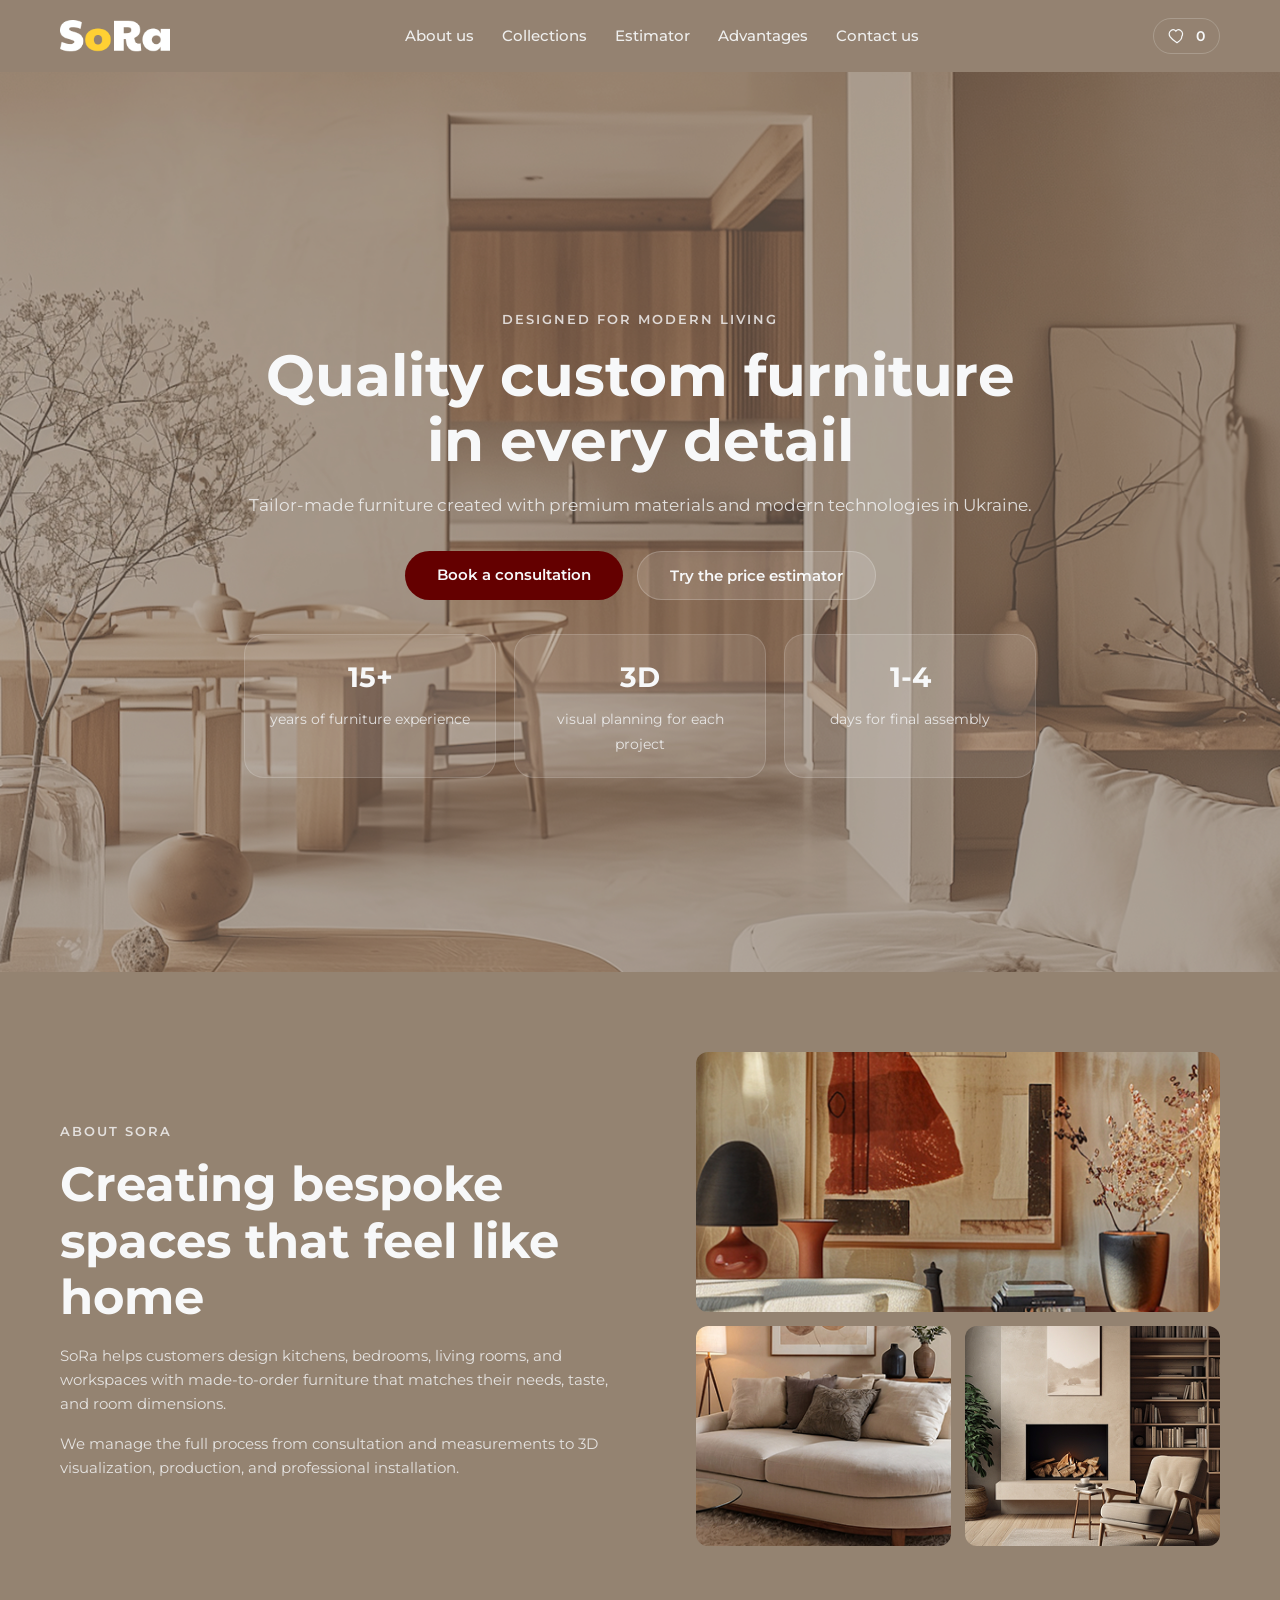
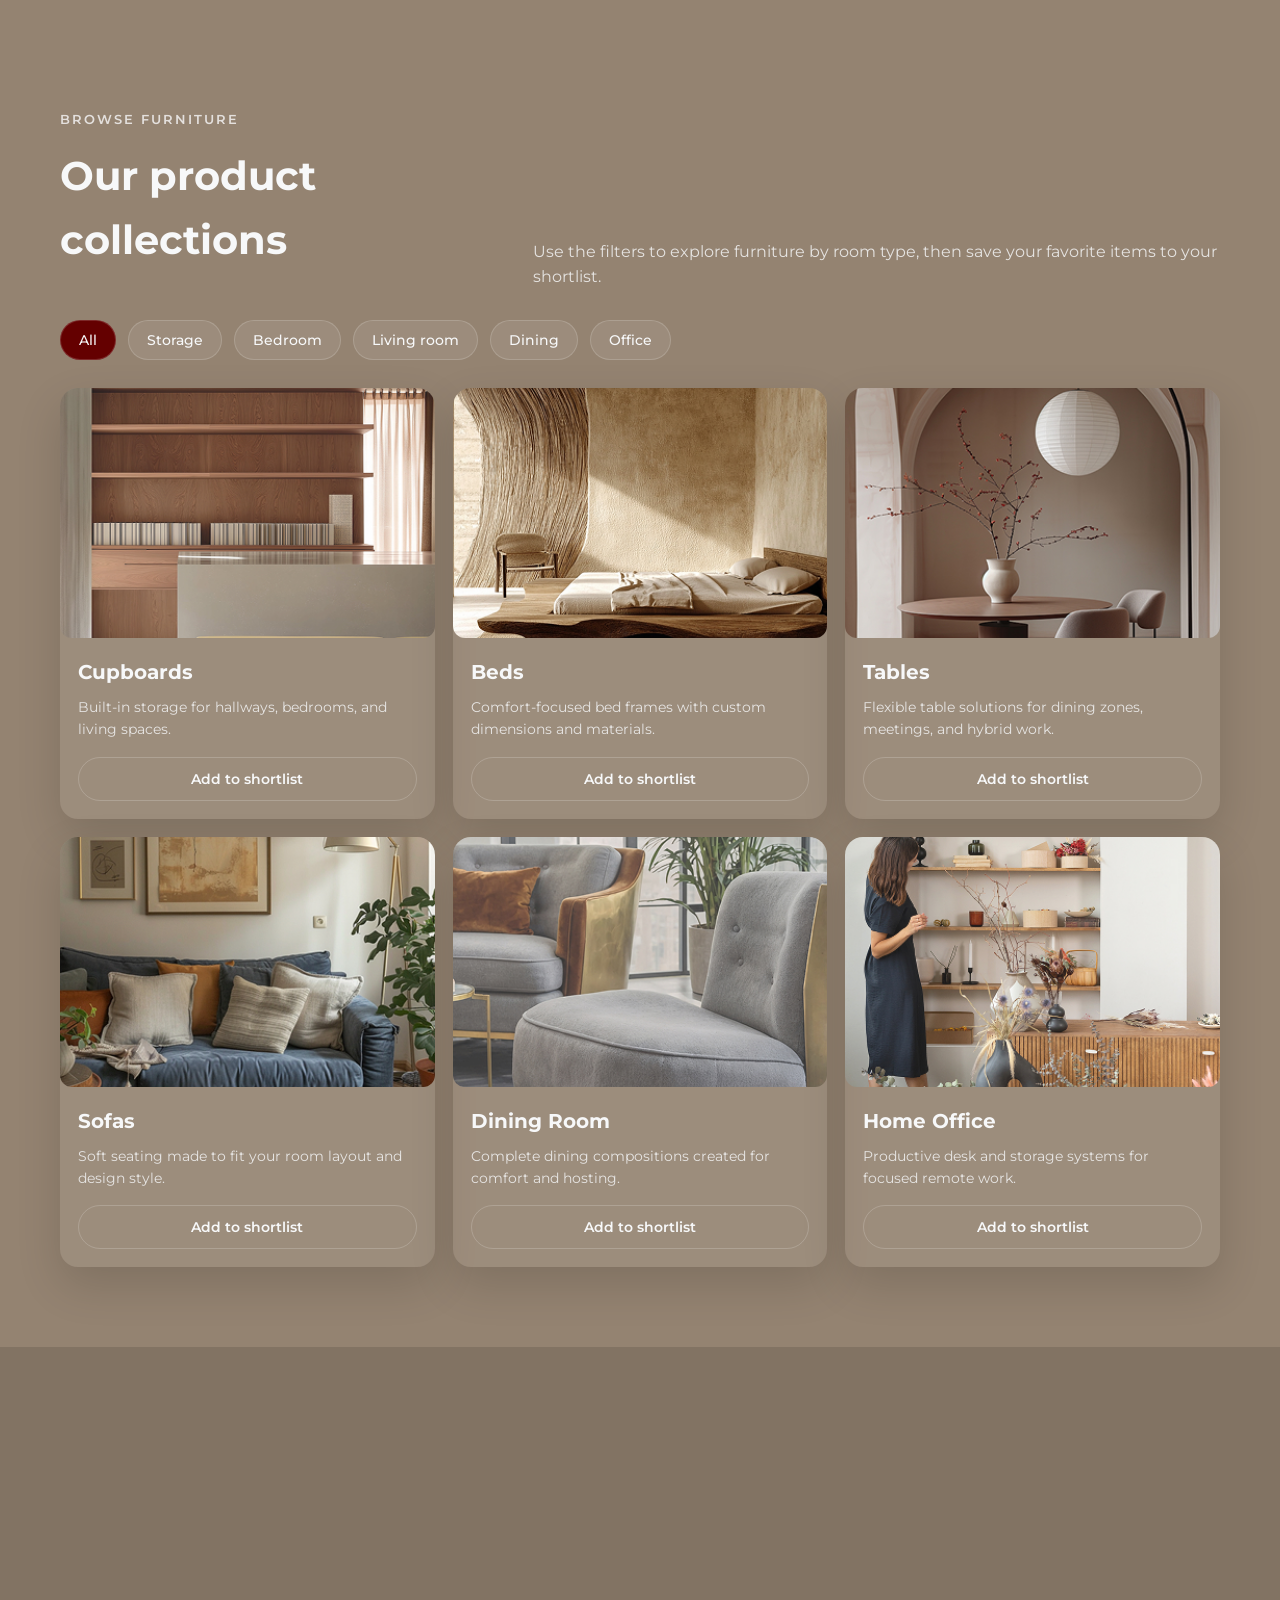
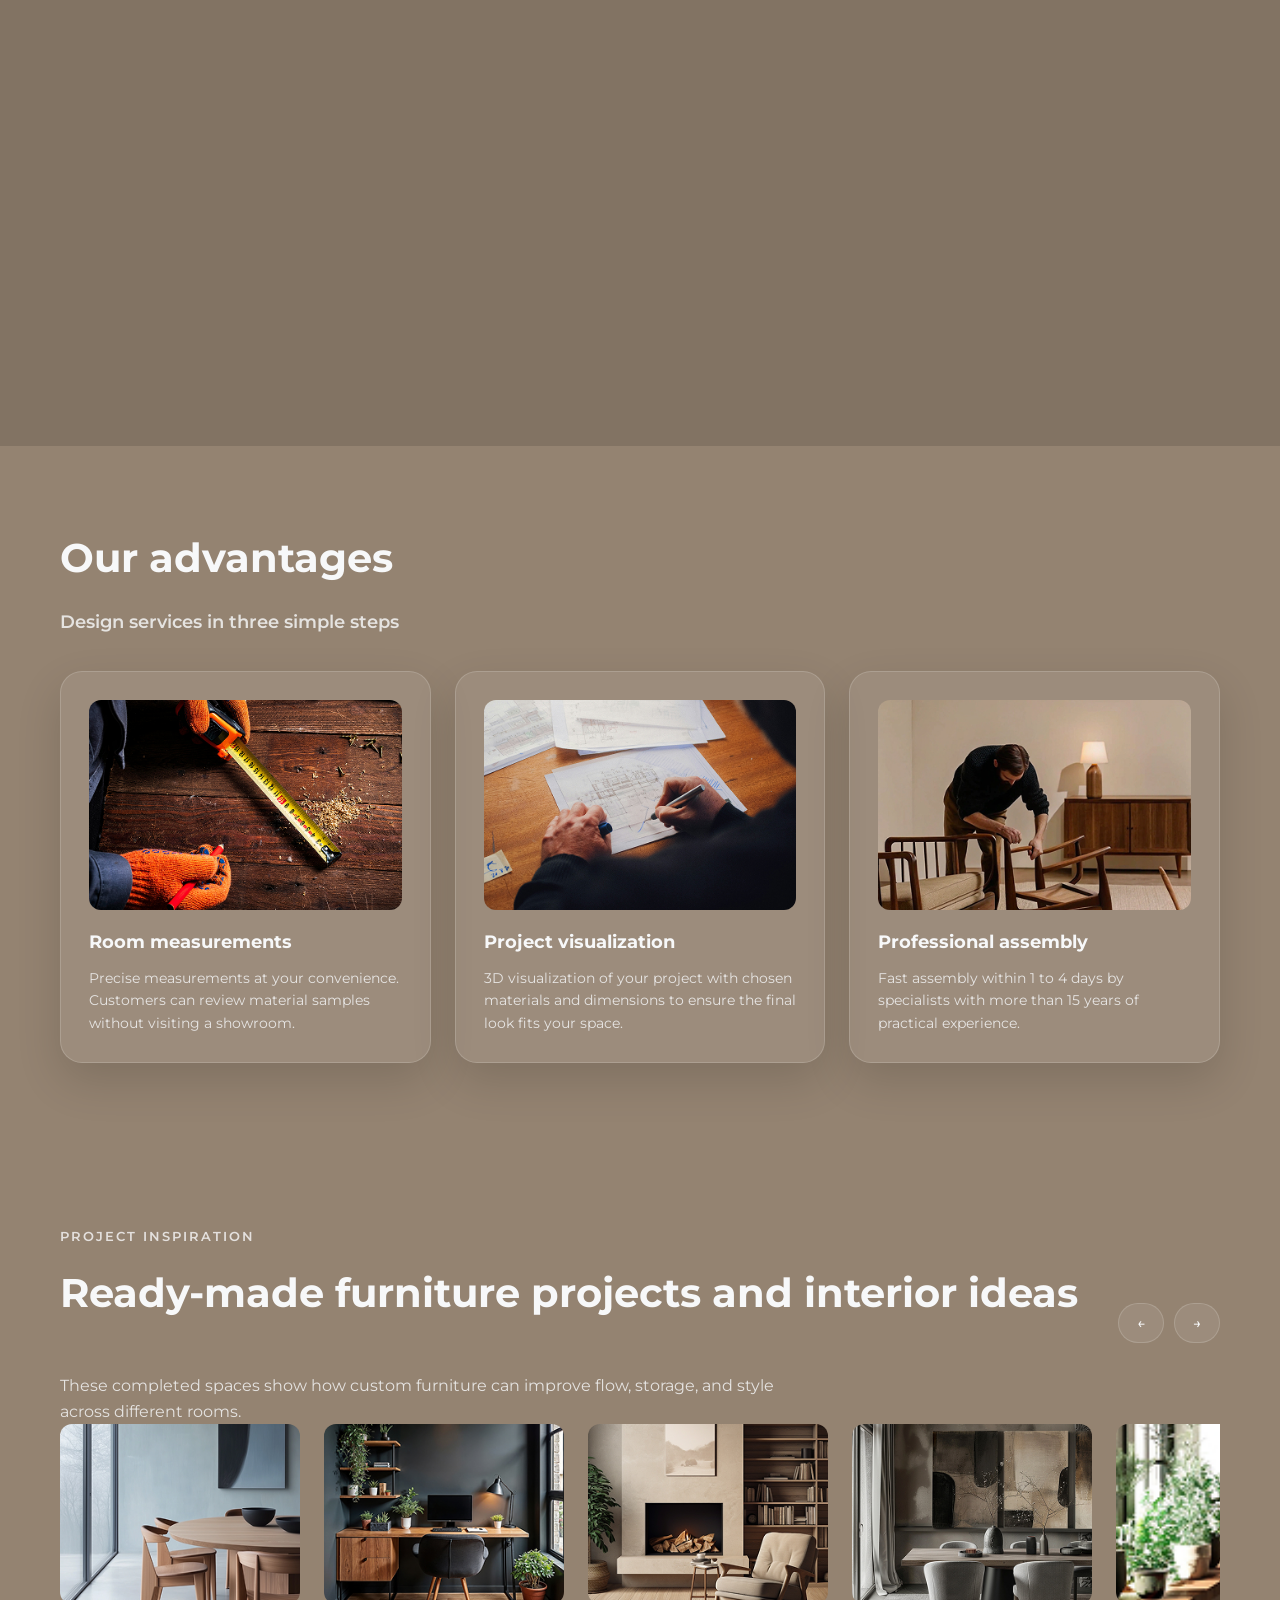
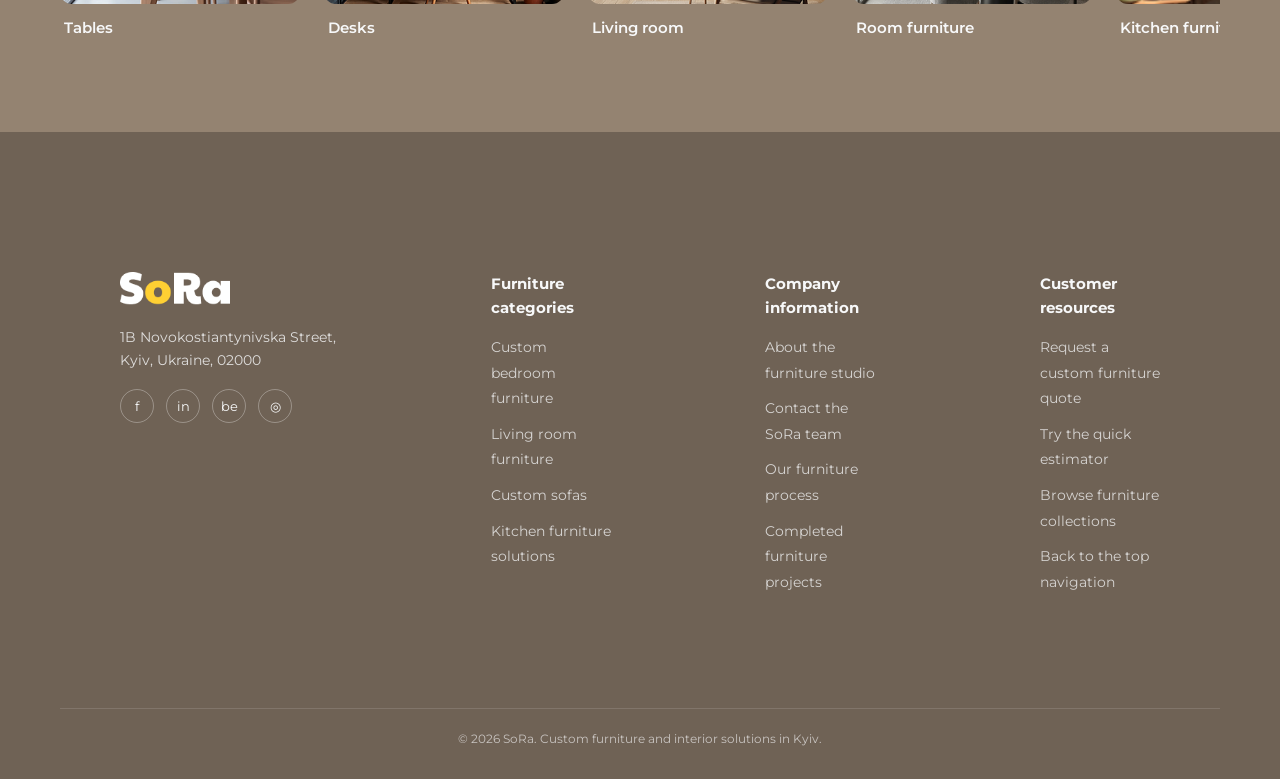
<file: index.html>
<!DOCTYPE html>
<html lang="en">
<head>
  <meta charset="UTF-8">
  <meta name="viewport" content="width=device-width, initial-scale=1.0">
  <meta name="description" content="SoRa creates custom furniture in Kyiv with premium materials, modern craftsmanship, and tailored interior solutions for homes and offices.">
  <meta name="keywords" content="custom furniture Kyiv, bespoke furniture Ukraine, modern furniture design, kitchen furniture, bedroom furniture, living room furniture, furniture consultation">
  <title>SoRa Custom Furniture | Bespoke Interior Solutions in Kyiv</title>
  <link rel="preconnect" href="https://fonts.googleapis.com">
  <link rel="preconnect" href="https://fonts.gstatic.com" crossorigin>
  <link href="https://fonts.googleapis.com/css2?family=Montserrat:wght@400;500;600;700&display=swap" rel="stylesheet">
  <link rel="stylesheet" href="styles/styles.css">
</head>
<body>
  <header class="site-header">
    <nav id="mainNav" aria-label="Primary navigation">
      <a class="logo" href="index.html" aria-label="SoRa home page">
        <img src="images/SoRa.png" alt="SoRa custom furniture logo">
      </a>

      <ul id="navMenu">
        <li><a href="#about">About us</a></li>
        <li><a href="#collections">Collections</a></li>
        <li><a href="#estimator">Estimator</a></li>
        <li><a href="#advantages">Advantages</a></li>
        <li><a href="contact.html">Contact us</a></li>
      </ul>

      <div class="nav-icons">
        <button class="icon-button shortlist-button" id="shortlistButton" type="button" aria-label="Furniture shortlist">
          <svg viewBox="0 0 24 24" aria-hidden="true"><path d="M12 21s-6.7-4.35-9.33-8.22C.85 10.12 1.24 6.4 4.1 4.53c2.13-1.39 4.84-.95 6.4 1.03 1.56-1.98 4.27-2.42 6.4-1.03 2.86 1.87 3.25 5.59 1.43 8.25C18.7 16.65 12 21 12 21z"/></svg>
          <span id="shortlistCount">0</span>
        </button>
        <button class="hamburger" id="hamburger" type="button" aria-expanded="false" aria-controls="navMenu" aria-label="Open navigation menu">
          <span></span><span></span><span></span>
        </button>
      </div>
    </nav>
  </header>

  <main>
    <section class="hero" aria-labelledby="hero-title">
      <div class="hero-content">
        <p class="section-kicker fade-in">Designed for modern living</p>
        <h1 id="hero-title" class="fade-in">Quality custom furniture in every detail</h1>
        <p class="fade-in">
          Tailor-made furniture created with premium materials and modern technologies in Ukraine.
        </p>
        <div class="hero-actions fade-in">
          <a href="contact.html" class="btn">Book a consultation</a>
          <a href="#estimator" class="btn btn-secondary">Try the price estimator</a>
        </div>
        <div class="hero-stats fade-in" aria-label="SoRa company highlights">
          <article>
            <strong>15+</strong>
            <span>years of furniture experience</span>
          </article>
          <article>
            <strong>3D</strong>
            <span>visual planning for each project</span>
          </article>
          <article>
            <strong>1-4</strong>
            <span>days for final assembly</span>
          </article>
        </div>
      </div>
    </section>

    <section id="about">
      <article class="about fade-in">
        <div class="about-left">
          <p class="section-kicker">About SoRa</p>
          <h2>Creating bespoke spaces that feel like home</h2>
          <p class="about-text">
            SoRa helps customers design kitchens, bedrooms, living rooms, and workspaces with made-to-order furniture that matches their needs, taste, and room dimensions.
          </p>
          <p class="about-text">
            We manage the full process from consultation and measurements to 3D visualization, production, and professional installation.
          </p>
        </div>

        <div class="about-right">
          <img src="images/about1.jpg" alt="Elegant custom furniture layout in a bright modern interior">
          <img src="images/about2.jpg" alt="Comfortable custom sofa designed for a cozy living space">
          <img src="images/projects3.jpg" alt="Minimalist accent chair from a bespoke furniture project">
        </div>
      </article>
    </section>

    <section id="collections" aria-labelledby="collections-title">
      <div class="section-head">
        <div>
          <p class="section-kicker fade-in">Browse furniture</p>
          <h2 id="collections-title" class="section-title fade-in">Our product collections</h2>
        </div>
        <p class="section-intro fade-in">
          Use the filters to explore furniture by room type, then save your favorite items to your shortlist.
        </p>
      </div>

      <div class="filter-bar fade-in" role="group" aria-label="Collection filters">
        <button class="filter-btn active" type="button" data-filter="all">All</button>
        <button class="filter-btn" type="button" data-filter="storage">Storage</button>
        <button class="filter-btn" type="button" data-filter="bedroom">Bedroom</button>
        <button class="filter-btn" type="button" data-filter="living">Living room</button>
        <button class="filter-btn" type="button" data-filter="dining">Dining</button>
        <button class="filter-btn" type="button" data-filter="office">Office</button>
      </div>

      <div class="collections-grid fade-in" id="collectionsGrid">
        <article class="collection-card" data-category="storage">
          <img src="images/products1.jpg" alt="Custom cupboard storage furniture with modern finishes">
          <div class="card-copy">
            <h3 class="label">Cupboards</h3>
            <p>Built-in storage for hallways, bedrooms, and living spaces.</p>
            <button class="card-action" type="button" data-shortlist="Cupboards">Add to shortlist</button>
          </div>
        </article>

        <article class="collection-card" data-category="bedroom">
          <img src="images/products2.jpg" alt="Bespoke bed design for a calm contemporary bedroom">
          <div class="card-copy">
            <h3 class="label">Beds</h3>
            <p>Comfort-focused bed frames with custom dimensions and materials.</p>
            <button class="card-action" type="button" data-shortlist="Beds">Add to shortlist</button>
          </div>
        </article>

        <article class="collection-card" data-category="dining">
          <img src="images/products3.jpg" alt="Modern custom table for dining or workspace use">
          <div class="card-copy">
            <h3 class="label">Tables</h3>
            <p>Flexible table solutions for dining zones, meetings, and hybrid work.</p>
            <button class="card-action" type="button" data-shortlist="Tables">Add to shortlist</button>
          </div>
        </article>

        <article class="collection-card" data-category="living">
          <img src="images/products4.jpg" alt="Soft custom sofa built for a stylish living room">
          <div class="card-copy">
            <h3 class="label">Sofas</h3>
            <p>Soft seating made to fit your room layout and design style.</p>
            <button class="card-action" type="button" data-shortlist="Sofas">Add to shortlist</button>
          </div>
        </article>

        <article class="collection-card" data-category="dining">
          <img src="images/products5.jpg" alt="Dining room furniture arranged for family meals and hosting">
          <div class="card-copy">
            <h3 class="label">Dining Room</h3>
            <p>Complete dining compositions created for comfort and hosting.</p>
            <button class="card-action" type="button" data-shortlist="Dining Room">Add to shortlist</button>
          </div>
        </article>

        <article class="collection-card" data-category="office">
          <img src="images/products6.jpg" alt="Home office furniture designed for focused daily work">
          <div class="card-copy">
            <h3 class="label">Home Office</h3>
            <p>Productive desk and storage systems for focused remote work.</p>
            <button class="card-action" type="button" data-shortlist="Home Office">Add to shortlist</button>
          </div>
        </article>
      </div>
    </section>

    <section id="estimator" class="estimate-section" aria-labelledby="estimate-title">
      <div class="estimate-layout fade-in">
        <div class="estimate-copy">
          <p class="section-kicker">Interactive feature</p>
          <h2 id="estimate-title" class="section-title">Quick furniture project estimator</h2>
          <p class="section-intro">
            This tool gives visitors a rough budget and timeline based on their room type, material choice, and delivery priority.
          </p>
          <ul class="estimate-points">
            <li>Great for demonstrating JavaScript functionality in your final presentation</li>
            <li>Shows clear value for end users who want faster planning</li>
            <li>Supports the contact page by helping visitors prepare project details</li>
          </ul>
        </div>

        <form class="estimate-form" id="estimateForm">
          <div class="form-group">
            <label for="roomType">Room type</label>
            <select id="roomType" name="roomType">
              <option value="900">Bedroom</option>
              <option value="1200">Living room</option>
              <option value="1500">Kitchen</option>
              <option value="1000">Home office</option>
            </select>
          </div>

          <div class="form-group">
            <label for="materialType">Material quality</label>
            <select id="materialType" name="materialType">
              <option value="1">Standard finish</option>
              <option value="1.2">Premium wood veneer</option>
              <option value="1.35">Luxury designer finish</option>
            </select>
          </div>

          <div class="form-group">
            <label for="storageLevel">Storage complexity</label>
            <input id="storageLevel" name="storageLevel" type="range" min="1" max="5" value="3">
            <p class="range-note">Current level: <span id="storageLevelValue">3</span>/5</p>
          </div>

          <div class="form-group">
            <label for="timeline">Delivery priority</label>
            <select id="timeline" name="timeline">
              <option value="1">Standard timeline</option>
              <option value="1.15">Priority production</option>
            </select>
          </div>

          <button class="btn" type="submit">Calculate estimate</button>
        </form>

        <aside class="estimate-result" id="estimateResult" aria-live="polite">
          <p class="result-kicker">Estimated result</p>
          <h3>From €<span id="estimatePrice">1170</span></h3>
          <p id="estimateTimeline">Approximate completion time: 4-6 weeks</p>
          <p id="estimateRecommendation">
            A bedroom project with medium storage is a strong starting option for a balanced budget.
          </p>
        </aside>
      </div>
    </section>

    <section id="advantages" aria-labelledby="advantages-title">
      <h2 id="advantages-title" class="section-title fade-in">Our advantages</h2>
      <p class="advantages-sub fade-in">Design services in three simple steps</p>

      <div class="advantages-grid">
        <article class="adv-card fade-in">
          <img src="images/advantages1.jpg" alt="Furniture specialist taking room measurements for a custom project">
          <h3>Room measurements</h3>
          <p>
            Precise measurements at your convenience. Customers can review material samples without visiting a showroom.
          </p>
        </article>

        <article class="adv-card fade-in">
          <img src="images/advantages2.jpg" alt="Digital furniture visualization showing layout and material choices">
          <h3>Project visualization</h3>
          <p>
            3D visualization of your project with chosen materials and dimensions to ensure the final look fits your space.
          </p>
        </article>

        <article class="adv-card fade-in">
          <img src="images/advantages3.jpg" alt="Professional team assembling custom furniture inside a finished room">
          <h3>Professional assembly</h3>
          <p>
            Fast assembly within 1 to 4 days by specialists with more than 15 years of practical experience.
          </p>
        </article>
      </div>
    </section>

    <section aria-labelledby="projects-title">
      <div class="projects-head fade-in">
        <div>
          <p class="section-kicker">Project inspiration</p>
          <h2 id="projects-title" class="section-title">Ready-made furniture projects and interior ideas</h2>
        </div>
        <div class="slider-controls">
          <button class="slider-btn" id="scrollLeft" type="button" aria-label="Scroll projects left">←</button>
          <button class="slider-btn" id="scrollRight" type="button" aria-label="Scroll projects right">→</button>
        </div>
      </div>
      <p class="section-intro fade-in">
        These completed spaces show how custom furniture can improve flow, storage, and style across different rooms.
      </p>

      <div class="ready-scroll fade-in" id="projectsSlider">
        <article class="ready-item">
          <img src="images/projects1.jpg" alt="Ready-made project featuring custom tables for a functional interior">
          <h3 class="name">Tables</h3>
        </article>
        <article class="ready-item">
          <img src="images/projects2.jpg" alt="Compact computer desk designed for a productive home office">
          <h3 class="name">Desks</h3>
        </article>
        <article class="ready-item">
          <img src="images/projects3.jpg" alt="Living room furniture project with modern storage and seating">
          <h3 class="name">Living room</h3>
        </article>
        <article class="ready-item">
          <img src="images/projects4.jpg" alt="Dining room furniture project created for family gatherings">
          <h3 class="name">Room furniture</h3>
        </article>
        <article class="ready-item">
          <img src="images/projects5.jpg" alt="Custom kitchen furniture with efficient storage planning">
          <h3 class="name">Kitchen furniture</h3>
        </article>
        <article class="ready-item">
          <img src="images/projects6.jpg" alt="Bedroom furniture project with soft textures and calm tones">
          <h3 class="name">Bedroom furniture</h3>
        </article>
        <article class="ready-item">
          <img src="images/products5.jpg" alt="Dining furniture set styled for a welcoming interior concept">
          <h3 class="name">Dining furniture</h3>
        </article>
      </div>
    </section>
  </main>

  <footer>
    <div class="footer-top">
      <section class="footer-logo" aria-label="SoRa studio details">
        <a class="logo" href="index.html" aria-label="Return to SoRa home page">
          <img src="images/SoRa.png" alt="SoRa custom furniture logo">
        </a>
        <p class="footer-addr">1B Novokostiantynivska Street, Kyiv, Ukraine, 02000</p>

        <div class="social-icons">
          <a href="#" aria-label="Visit SoRa on Facebook">f</a>
          <a href="#" aria-label="Visit SoRa on Instagram">in</a>
          <a href="#" aria-label="Visit SoRa on Behance">be</a>
          <a href="#" aria-label="Visit SoRa on Dribbble">◎</a>
        </div>
      </section>

      <section class="footer-col" aria-label="Furniture categories">
        <h4>Furniture categories</h4>
        <ul>
          <li><a href="#collections">Custom bedroom furniture</a></li>
          <li><a href="#collections">Living room furniture</a></li>
          <li><a href="#collections">Custom sofas</a></li>
          <li><a href="#collections">Kitchen furniture solutions</a></li>
        </ul>
      </section>

      <section class="footer-col" aria-label="Company information">
        <h4>Company information</h4>
        <ul>
          <li><a href="#about">About the furniture studio</a></li>
          <li><a href="contact.html">Contact the SoRa team</a></li>
          <li><a href="#advantages">Our furniture process</a></li>
          <li><a href="#projects-title">Completed furniture projects</a></li>
        </ul>
      </section>

      <section class="footer-col" aria-label="Customer resources">
        <h4>Customer resources</h4>
        <ul>
          <li><a href="contact.html">Request a custom furniture quote</a></li>
          <li><a href="#estimator">Try the quick estimator</a></li>
          <li><a href="#collections">Browse furniture collections</a></li>
          <li><a href="#mainNav">Back to the top navigation</a></li>
        </ul>
      </section>
    </div>

    <div class="footer-bottom">© 2026 SoRa. Custom furniture and interior solutions in Kyiv.</div>
  </footer>

  <script src="script.js"></script>
</body>
</html>
</file>
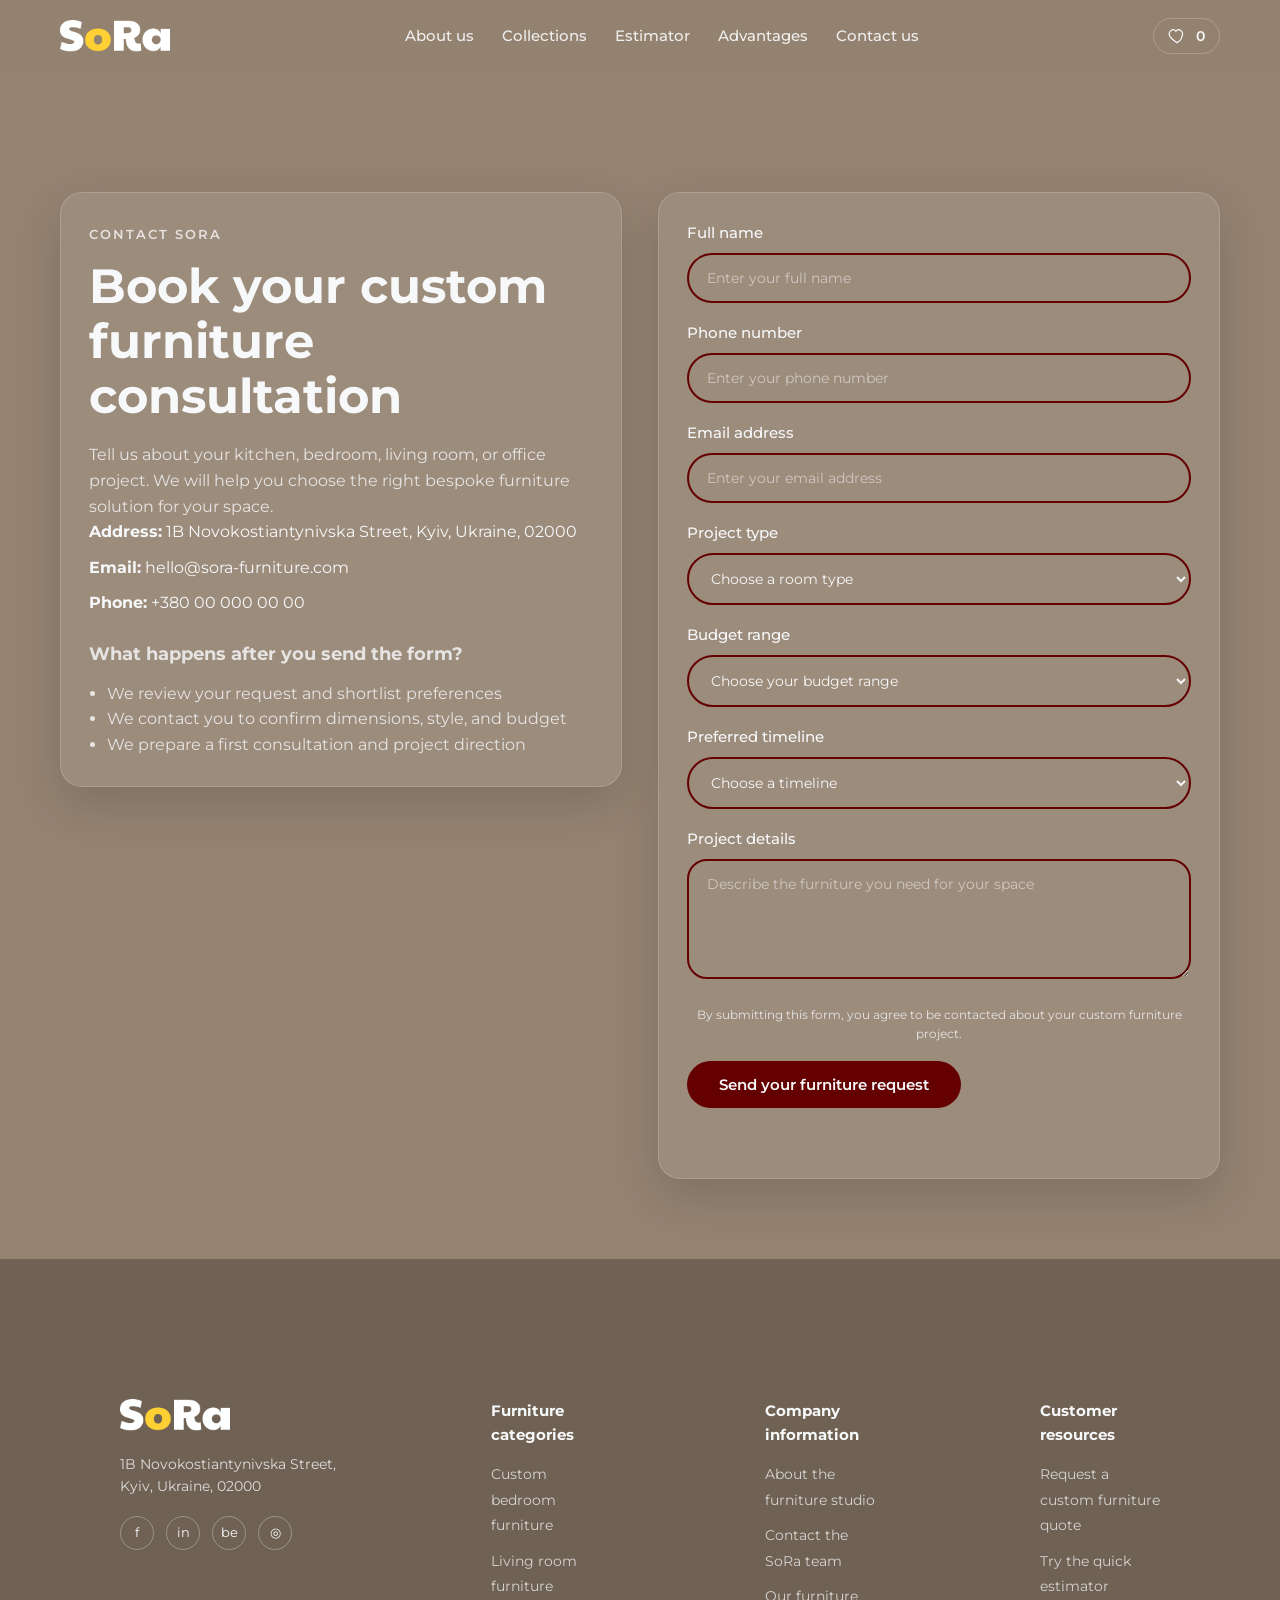
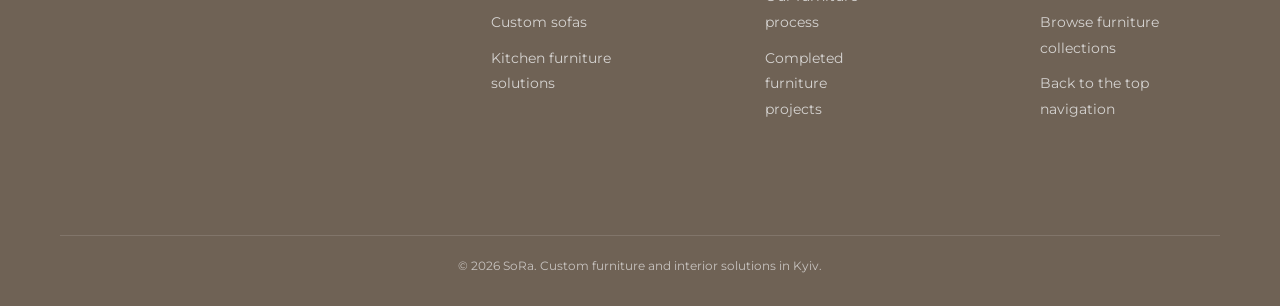
<file: contact.html>
<!DOCTYPE html>
<html lang="en">
<head>
  <meta charset="UTF-8">
  <meta name="viewport" content="width=device-width, initial-scale=1.0">
  <meta name="description" content="Contact SoRa to book a custom furniture consultation in Kyiv for kitchens, bedrooms, living rooms, and office interiors.">
  <meta name="keywords" content="contact custom furniture Kyiv, bespoke furniture consultation, kitchen furniture design, bedroom furniture, living room furniture">
  <title>Contact SoRa | Book a Custom Furniture Consultation</title>
  <link rel="preconnect" href="https://fonts.googleapis.com">
  <link rel="preconnect" href="https://fonts.gstatic.com" crossorigin>
  <link href="https://fonts.googleapis.com/css2?family=Montserrat:wght@400;500;600;700&display=swap" rel="stylesheet">
  <link rel="stylesheet" href="styles/styles.css">
</head>
<body>
  <header class="site-header">
    <nav id="mainNav" aria-label="Primary navigation">
      <a class="logo" href="index.html" aria-label="SoRa home page">
        <img src="images/SoRa.png" alt="SoRa custom furniture logo">
      </a>

      <ul id="navMenu">
        <li><a href="index.html#about">About us</a></li>
        <li><a href="index.html#collections">Collections</a></li>
        <li><a href="index.html#estimator">Estimator</a></li>
        <li><a href="index.html#advantages">Advantages</a></li>
        <li><a href="contact.html">Contact us</a></li>
      </ul>

      <div class="nav-icons">
        <button class="icon-button shortlist-button" id="shortlistButton" type="button" aria-label="Furniture shortlist">
          <svg viewBox="0 0 24 24" aria-hidden="true"><path d="M12 21s-6.7-4.35-9.33-8.22C.85 10.12 1.24 6.4 4.1 4.53c2.13-1.39 4.84-.95 6.4 1.03 1.56-1.98 4.27-2.42 6.4-1.03 2.86 1.87 3.25 5.59 1.43 8.25C18.7 16.65 12 21 12 21z"/></svg>
          <span id="shortlistCount">0</span>
        </button>
        <button class="hamburger" id="hamburger" type="button" aria-expanded="false" aria-controls="navMenu" aria-label="Open navigation menu">
          <span></span><span></span><span></span>
        </button>
      </div>
    </nav>
  </header>

  <main>
    <section class="contact-page" aria-labelledby="contact-title">
      <div class="contact-wrapper fade-in">
        <div class="contact-intro">
          <p class="section-kicker">Contact SoRa</p>
          <h1 id="contact-title">Book your custom furniture consultation</h1>
          <p class="contact-lead">
            Tell us about your kitchen, bedroom, living room, or office project. We will help you choose the right bespoke furniture solution for your space.
          </p>

          <div class="contact-details">
            <p><strong>Address:</strong> 1B Novokostiantynivska Street, Kyiv, Ukraine, 02000</p>
            <p><strong>Email:</strong> hello@sora-furniture.com</p>
            <p><strong>Phone:</strong> +380 00 000 00 00</p>
          </div>

          <div class="contact-benefits">
            <h2>What happens after you send the form?</h2>
            <ul>
              <li>We review your request and shortlist preferences</li>
              <li>We contact you to confirm dimensions, style, and budget</li>
              <li>We prepare a first consultation and project direction</li>
            </ul>
          </div>
        </div>

        <form class="contact-form" id="contactForm" action="#" method="post" novalidate>
          <div class="form-group">
            <label for="fullName">Full name</label>
            <input id="fullName" name="fullName" type="text" placeholder="Enter your full name" required>
          </div>

          <div class="form-group">
            <label for="phoneNumber">Phone number</label>
            <input id="phoneNumber" name="phoneNumber" type="tel" placeholder="Enter your phone number" required>
          </div>

          <div class="form-group">
            <label for="emailAddress">Email address</label>
            <input id="emailAddress" name="emailAddress" type="email" placeholder="Enter your email address" required>
          </div>

          <div class="form-group">
            <label for="projectType">Project type</label>
            <select id="projectType" name="projectType" required>
              <option value="">Choose a room type</option>
              <option value="Kitchen">Kitchen</option>
              <option value="Bedroom">Bedroom</option>
              <option value="Living room">Living room</option>
              <option value="Home office">Home office</option>
            </select>
          </div>

          <div class="form-group">
            <label for="budgetRange">Budget range</label>
            <select id="budgetRange" name="budgetRange" required>
              <option value="">Choose your budget range</option>
              <option value="Up to €1500">Up to €1500</option>
              <option value="€1500-€3000">€1500-€3000</option>
              <option value="€3000-€5000">€3000-€5000</option>
              <option value="Over €5000">Over €5000</option>
            </select>
          </div>

          <div class="form-group">
            <label for="timelineRequest">Preferred timeline</label>
            <select id="timelineRequest" name="timelineRequest" required>
              <option value="">Choose a timeline</option>
              <option value="As soon as possible">As soon as possible</option>
              <option value="Within 1 month">Within 1 month</option>
              <option value="Within 2-3 months">Within 2-3 months</option>
            </select>
          </div>

          <div class="form-group">
            <label for="message">Project details</label>
            <textarea id="message" name="message" placeholder="Describe the furniture you need for your space" required></textarea>
          </div>

          <p class="form-note">By submitting this form, you agree to be contacted about your custom furniture project.</p>
          <button class="btn" type="submit">Send your furniture request</button>
          <p class="form-status" id="formStatus" aria-live="polite"></p>
        </form>
      </div>
    </section>
  </main>

  <footer>
    <div class="footer-top">
      <section class="footer-logo" aria-label="SoRa studio details">
        <a class="logo" href="index.html" aria-label="Return to SoRa home page">
          <img src="images/SoRa.png" alt="SoRa custom furniture logo">
        </a>
        <p class="footer-addr">1B Novokostiantynivska Street, Kyiv, Ukraine, 02000</p>

        <div class="social-icons">
          <a href="#" aria-label="Visit SoRa on Facebook">f</a>
          <a href="#" aria-label="Visit SoRa on Instagram">in</a>
          <a href="#" aria-label="Visit SoRa on Behance">be</a>
          <a href="#" aria-label="Visit SoRa on Dribbble">◎</a>
        </div>
      </section>

      <section class="footer-col" aria-label="Furniture categories">
        <h4>Furniture categories</h4>
        <ul>
          <li><a href="index.html#collections">Custom bedroom furniture</a></li>
          <li><a href="index.html#collections">Living room furniture</a></li>
          <li><a href="index.html#collections">Custom sofas</a></li>
          <li><a href="index.html#collections">Kitchen furniture solutions</a></li>
        </ul>
      </section>

      <section class="footer-col" aria-label="Company information">
        <h4>Company information</h4>
        <ul>
          <li><a href="index.html#about">About the furniture studio</a></li>
          <li><a href="contact.html">Contact the SoRa team</a></li>
          <li><a href="index.html#advantages">Our furniture process</a></li>
          <li><a href="index.html#projects-title">Completed furniture projects</a></li>
        </ul>
      </section>

      <section class="footer-col" aria-label="Customer resources">
        <h4>Customer resources</h4>
        <ul>
          <li><a href="contact.html">Request a custom furniture quote</a></li>
          <li><a href="index.html#estimator">Try the quick estimator</a></li>
          <li><a href="index.html#collections">Browse furniture collections</a></li>
          <li><a href="index.html#mainNav">Back to the top navigation</a></li>
        </ul>
      </section>
    </div>

    <div class="footer-bottom">© 2026 SoRa. Custom furniture and interior solutions in Kyiv.</div>
  </footer>

  <script src="script.js"></script>
</body>
</html>
</file>
<file: styles/styles.css>
:root {
  --bg-ui: #948371;
  --bg-overlay: rgba(100, 75, 55, 0.45);
  --surface: rgba(255, 255, 255, 0.08);
  --surface-strong: rgba(255, 255, 255, 0.12);
  --btn: #640000;
  --btn-hover: #530000;
  --white: #f7f8f9;
  --text-soft: rgba(247, 248, 249, 0.82);
  --border-soft: rgba(255, 255, 255, 0.16);
  --font: "Montserrat", sans-serif;
  --shadow: 0 18px 45px rgba(0, 0, 0, 0.14);
}

* {
  margin: 0;
  padding: 0;
  box-sizing: border-box;
}

html {
  scroll-behavior: smooth;
}

body {
  font-family: var(--font);
  background: var(--bg-ui);
  color: var(--white);
  line-height: 1.6;
}

img {
  max-width: 100%;
}

.site-header {
  position: sticky;
  top: 0;
  z-index: 100;
}

nav {
  display: flex;
  align-items: center;
  justify-content: space-between;
  gap: 24px;
  padding: 18px 60px;
  background: rgba(148, 131, 113, 0.92);
  backdrop-filter: blur(8px);
}

.logo {
  display: inline-flex;
  align-items: center;
  text-decoration: none;
  transition: opacity 0.2s;
}

.logo:hover {
  opacity: 0.85;
}

.logo img {
  width: 110px;
  height: auto;
  display: block;
}

nav ul {
  display: flex;
  align-items: center;
  gap: 28px;
  list-style: none;
}

nav ul a {
  color: var(--white);
  text-decoration: none;
  font-size: 15px;
  font-weight: 500;
  opacity: 0.92;
  transition: opacity 0.2s;
}

nav ul a:hover,
nav ul a:focus-visible {
  opacity: 1;
}

.nav-icons {
  display: flex;
  gap: 12px;
  align-items: center;
}

.icon-button {
  display: inline-flex;
  align-items: center;
  gap: 10px;
  background: transparent;
  border: 1px solid rgba(255, 255, 255, 0.2);
  border-radius: 999px;
  color: var(--white);
  padding: 8px 14px;
  cursor: pointer;
  font: 600 14px var(--font);
}

.icon-button svg {
  width: 18px;
  height: 18px;
  stroke: var(--white);
  fill: none;
  stroke-width: 1.6;
}

.hamburger {
  display: none;
  flex-direction: column;
  gap: 5px;
  cursor: pointer;
  background: none;
  border: none;
  padding: 4px;
}

.hamburger span {
  display: block;
  width: 24px;
  height: 2px;
  background: var(--white);
  border-radius: 2px;
  transition: all 0.3s;
}

main {
  overflow: hidden;
}

section {
  padding: 80px 60px;
}

.hero {
  min-height: 100vh;
  background: url("../images/hero.jpg") center/cover no-repeat;
  display: flex;
  align-items: center;
  justify-content: center;
  text-align: center;
  position: relative;
}

.hero::after {
  content: "";
  position: absolute;
  inset: 0;
  background: var(--bg-overlay);
}

.hero-content {
  position: relative;
  z-index: 1;
  max-width: 840px;
  padding: 120px 24px 80px;
}

.section-kicker {
  display: inline-block;
  margin-bottom: 14px;
  font-size: 13px;
  font-weight: 600;
  letter-spacing: 2px;
  text-transform: uppercase;
  color: rgba(247, 248, 249, 0.8);
}

.hero-content h1 {
  font-size: clamp(34px, 5vw, 58px);
  line-height: 1.12;
  margin-bottom: 18px;
}

.hero-content p:not(.section-kicker) {
  font-size: 17px;
  color: var(--text-soft);
  margin-bottom: 32px;
}

.hero-actions {
  display: flex;
  justify-content: center;
  gap: 14px;
  flex-wrap: wrap;
  margin-bottom: 34px;
}

.btn {
  display: inline-block;
  background: var(--btn);
  color: var(--white);
  border: none;
  border-radius: 999px;
  padding: 14px 32px;
  font: 600 15px var(--font);
  cursor: pointer;
  text-decoration: none;
  transition: background 0.2s, transform 0.15s;
}

.btn:hover,
.btn:focus-visible {
  background: var(--btn-hover);
  transform: translateY(-1px);
}

.btn-secondary {
  background: rgba(255, 255, 255, 0.12);
  border: 1px solid rgba(255, 255, 255, 0.2);
}

.btn-secondary:hover,
.btn-secondary:focus-visible {
  background: rgba(255, 255, 255, 0.2);
}

.hero-stats {
  display: grid;
  grid-template-columns: repeat(3, minmax(0, 1fr));
  gap: 18px;
}

.hero-stats article {
  background: rgba(255, 255, 255, 0.1);
  border: 1px solid rgba(255, 255, 255, 0.15);
  border-radius: 20px;
  padding: 20px;
}

.hero-stats strong {
  display: block;
  font-size: 28px;
  margin-bottom: 6px;
}

.hero-stats span {
  color: var(--text-soft);
  font-size: 14px;
}

.section-title {
  font-size: clamp(28px, 4vw, 40px);
  font-weight: 700;
  margin-bottom: 18px;
}

.section-intro {
  max-width: 760px;
  color: var(--text-soft);
}

.section-head,
.projects-head {
  display: flex;
  justify-content: space-between;
  gap: 24px;
  align-items: end;
  margin-bottom: 30px;
}

.about {
  display: grid;
  grid-template-columns: 1.05fr 0.95fr;
  gap: 56px;
  align-items: center;
}

.about-left h2 {
  font-size: clamp(30px, 4vw, 48px);
  line-height: 1.18;
  margin-bottom: 18px;
}

.about-text {
  font-size: 15px;
  color: var(--text-soft);
  margin-top: 16px;
}

.about-right {
  display: grid;
  grid-template-columns: 1fr 1fr;
  gap: 14px;
}

.about-right img,
.collection-card img,
.adv-card img,
.ready-item img {
  width: 100%;
  object-fit: cover;
  border-radius: 12px;
  display: block;
}

.about-right img {
  height: 220px;
}

.about-right img:first-child {
  grid-column: 1 / -1;
  height: 260px;
}

.filter-bar {
  display: flex;
  gap: 12px;
  flex-wrap: wrap;
  margin-bottom: 28px;
}

.filter-btn,
.slider-btn,
select {
  font: 500 14px var(--font);
}

.filter-btn,
.slider-btn {
  border: 1px solid rgba(255, 255, 255, 0.16);
  background: rgba(255, 255, 255, 0.08);
  color: var(--white);
  padding: 10px 18px;
  border-radius: 999px;
  cursor: pointer;
}

.filter-btn.active,
.slider-btn:hover,
.filter-btn:hover {
  background: var(--btn);
}

.collections-grid {
  display: grid;
  grid-template-columns: repeat(3, minmax(0, 1fr));
  gap: 18px;
}

.collection-card {
  border-radius: 18px;
  overflow: hidden;
  box-shadow: var(--shadow);
  background: rgba(255, 255, 255, 0.08);
  transition: transform 0.25s ease, opacity 0.2s ease;
}

.collection-card:hover {
  transform: translateY(-4px);
}

.collection-card img {
  height: 250px;
}

.card-copy {
  padding: 18px;
}

.collection-card .label {
  font-size: 20px;
  margin-bottom: 8px;
}

.card-copy p {
  color: var(--text-soft);
  font-size: 14px;
  margin-bottom: 16px;
}

.card-action {
  width: 100%;
  border: 1px solid rgba(255, 255, 255, 0.18);
  background: transparent;
  color: var(--white);
  padding: 12px 16px;
  border-radius: 999px;
  font: 600 14px var(--font);
  cursor: pointer;
}

.card-action.saved {
  background: rgba(255, 255, 255, 0.16);
}

.hidden-card {
  display: none;
}

.estimate-section {
  background: rgba(0, 0, 0, 0.12);
}

.estimate-layout {
  display: grid;
  grid-template-columns: 1.1fr 0.9fr 0.8fr;
  gap: 24px;
  align-items: start;
}

.estimate-form,
.estimate-result,
.contact-intro,
.contact-form,
.adv-card {
  padding: 28px;
  border-radius: 22px;
  background: var(--surface);
  border: 1px solid var(--border-soft);
  box-shadow: var(--shadow);
}

.estimate-points,
.contact-benefits ul {
  padding-left: 18px;
  color: var(--text-soft);
}

.estimate-form {
  display: flex;
  flex-direction: column;
  gap: 18px;
}

.estimate-result h3 {
  font-size: 34px;
  margin: 10px 0 14px;
}

.result-kicker,
.range-note {
  color: var(--text-soft);
  font-size: 14px;
}

.advantages-sub {
  font-size: 18px;
  font-weight: 600;
  margin-bottom: 34px;
  color: var(--text-soft);
}

.advantages-grid {
  display: grid;
  grid-template-columns: repeat(3, minmax(0, 1fr));
  gap: 24px;
}

.adv-card img {
  height: 210px;
  margin-bottom: 18px;
}

.adv-card h3 {
  font-size: 18px;
  margin-bottom: 10px;
}

.adv-card p {
  font-size: 14px;
  color: var(--text-soft);
}

.slider-controls {
  display: flex;
  gap: 10px;
}

.ready-scroll {
  display: flex;
  gap: 24px;
  overflow-x: auto;
  padding-bottom: 12px;
  scrollbar-width: thin;
  scrollbar-color: var(--btn) transparent;
}

.ready-item {
  flex: 0 0 240px;
}

.ready-item img {
  height: 180px;
  transition: transform 0.3s ease;
}

.ready-item:hover img {
  transform: scale(1.04);
}

.ready-item .name {
  padding: 12px 4px 0;
  font-size: 15px;
  font-weight: 600;
}

.contact-page {
  min-height: 100vh;
  display: flex;
  align-items: center;
  padding-top: 120px;
}

.contact-wrapper {
  width: 100%;
  display: grid;
  grid-template-columns: 1fr 1fr;
  gap: 36px;
  align-items: start;
}

.contact-intro h1 {
  font-size: clamp(32px, 4vw, 48px);
  line-height: 1.15;
  margin-bottom: 18px;
}

.contact-lead,
.contact-benefits h2,
.form-note {
  color: var(--text-soft);
}

.contact-benefits h2 {
  font-size: 18px;
  margin: 24px 0 12px;
}

.contact-details p {
  margin-bottom: 10px;
}

.contact-form {
  width: 100%;
  display: flex;
  flex-direction: column;
  gap: 18px;
}

.form-group label {
  display: block;
  font-size: 15px;
  font-weight: 500;
  margin-bottom: 8px;
}

.form-group input,
.form-group textarea,
.form-group select {
  width: 100%;
  padding: 14px 18px;
  background: transparent;
  border: 2px solid var(--btn);
  border-radius: 20px;
  color: var(--white);
  font: 14px var(--font);
  outline: none;
  transition: border-color 0.2s;
}

.form-group input,
.form-group select {
  border-radius: 999px;
}

.form-group textarea {
  resize: vertical;
  min-height: 120px;
}

.form-group input::placeholder,
.form-group textarea::placeholder {
  color: rgba(247, 248, 249, 0.55);
}

.form-group input:focus,
.form-group textarea:focus,
.form-group select:focus {
  border-color: #a00000;
}

.form-note {
  font-size: 12px;
  text-align: center;
}

.contact-form .btn {
  align-self: flex-start;
}

.form-status {
  min-height: 24px;
  font-size: 14px;
}

.form-status.success {
  color: #fff3ba;
}

.form-status.error {
  color: #ffd2d2;
}

footer {
  background: rgba(0, 0, 0, 0.25);
  padding: 60px 60px 30px;
}

.footer-top {
  display: grid;
  grid-template-columns: 1.4fr 1fr 1fr 1fr;
  gap: 34px;
  padding-bottom: 34px;
  border-bottom: 1px solid rgba(255, 255, 255, 0.12);
}

.footer-addr {
  font-size: 14px;
  color: var(--text-soft);
  margin: 14px 0 18px;
}

.social-icons {
  display: flex;
  gap: 12px;
}

.social-icons a {
  width: 34px;
  height: 34px;
  border: 1.5px solid rgba(255, 255, 255, 0.3);
  border-radius: 50%;
  display: flex;
  align-items: center;
  justify-content: center;
  text-decoration: none;
  color: var(--white);
  font-size: 13px;
  transition: border-color 0.2s, background 0.2s;
}

.social-icons a:hover,
.social-icons a:focus-visible {
  border-color: var(--white);
  background: rgba(255, 255, 255, 0.1);
}

.footer-col h4 {
  font-size: 15px;
  margin-bottom: 14px;
}

.footer-col ul {
  list-style: none;
}

.footer-col li + li {
  margin-top: 10px;
}

.footer-col a {
  color: rgba(247, 248, 249, 0.75);
  text-decoration: none;
  font-size: 14px;
}

.footer-col a:hover,
.footer-col a:focus-visible {
  color: var(--white);
}

.footer-bottom {
  padding-top: 20px;
  text-align: center;
  font-size: 12px;
  color: rgba(247, 248, 249, 0.65);
}

.fade-in {
  opacity: 0;
  transform: translateY(24px);
  transition: opacity 0.6s ease, transform 0.6s ease;
}

.fade-in.visible {
  opacity: 1;
  transform: translateY(0);
}

@media (max-width: 992px) {
  nav {
    padding: 16px 28px;
  }

  section {
    padding: 70px 28px;
  }

  .about,
  .contact-wrapper,
  .footer-top,
  .advantages-grid,
  .estimate-layout {
    grid-template-columns: 1fr;
  }

  .collections-grid {
    grid-template-columns: repeat(2, minmax(0, 1fr));
  }

  .section-head,
  .projects-head {
    flex-direction: column;
    align-items: start;
  }

  .hero-stats {
    grid-template-columns: 1fr;
  }

  footer {
    padding: 46px 28px 24px;
  }
}

@media (max-width: 768px) {
  nav {
    position: relative;
    flex-wrap: wrap;
  }

  .hamburger {
    display: flex;
  }

  nav ul {
    display: none;
    width: 100%;
    flex-direction: column;
    align-items: flex-start;
    gap: 0;
    background: var(--bg-ui);
    border-top: 1px solid rgba(255, 255, 255, 0.14);
    padding: 12px 0 0;
  }

  nav ul.open {
    display: flex;
  }

  nav ul li {
    width: 100%;
  }

  nav ul a {
    display: block;
    width: 100%;
    padding: 12px 0;
    font-size: 16px;
  }

  .hero {
    min-height: 88vh;
  }

  .hero-content {
    padding-top: 90px;
  }

  .collections-grid,
  .about-right {
    grid-template-columns: 1fr;
  }

  .about-right img,
  .about-right img:first-child,
  .collection-card img {
    height: auto;
  }

  .ready-item {
    flex-basis: 210px;
  }

  .contact-form .btn,
  .card-action {
    width: 100%;
    text-align: center;
  }
}

@media (max-width: 480px) {
  nav,
  section,
  footer {
    padding-left: 20px;
    padding-right: 20px;
  }

  .hero-content h1,
  .contact-intro h1 {
    font-size: 30px;
  }

  .section-title {
    font-size: 26px;
  }

  .estimate-form,
  .estimate-result,
  .contact-intro,
  .contact-form,
  .adv-card {
    padding: 20px;
  }

  .hero-actions {
    flex-direction: column;
  }
}
</file>
